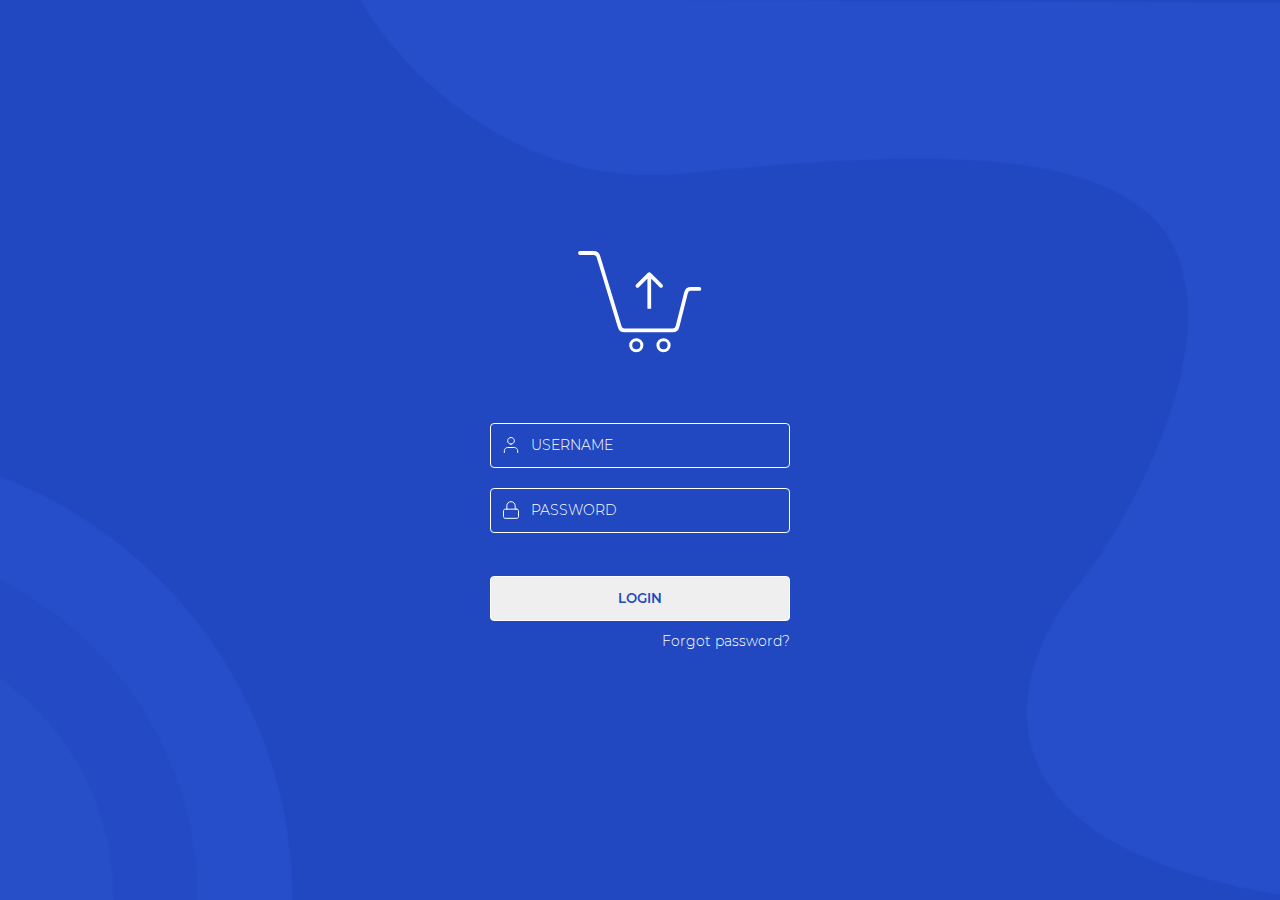
<file: 1 окно авторизации/index.html>
<!DOCTYPE html>
<html lang="en">
<head>
    <meta charset="UTF-8">
    <meta http-equiv="X-UA-Compatible" content="IE=edge">
    <meta name="viewport" content="width=device-width, initial-scale=1.0">
    <title>Document</title>
    <link rel="stylesheet" href="assets/css/style.css">
    <link rel="stylesheet" href="assets/css/fonts.css">
</head>
<body>
    <div class="center">
        <svg class="icon" width="124" height="102" viewBox="0 0 124 102" fill="none" xmlns="http://www.w3.org/2000/svg">
            <path d="M2 2H15.6523C17.8311 2 19.7535 3.42651 20.3871 5.51343L41.7596 75.9005C42.3932 77.9874 44.3156 79.4139 46.4942 79.4139H94.6487C96.9129 79.4139 98.8889 77.8753 99.4455 75.6779L108.068 41.6561C108.624 39.4586 110.6 37.9201 112.865 37.9201H121.386" stroke="white" stroke-width="3.75648" stroke-linecap="round"/>
            <path d="M72.5933 21.7428C71.8686 21.0174 70.6937 21.0174 69.969 21.7428L58.159 33.5667C57.4344 34.2923 57.4344 35.4686 58.159 36.1942C58.8837 36.9197 60.0588 36.9197 60.7835 36.1942L71.2811 25.6842L81.7788 36.1942C82.5035 36.9197 83.6785 36.9197 84.4032 36.1942C85.1279 35.4686 85.1279 34.2923 84.4032 33.5667L72.5933 21.7428ZM73.1369 57.7381V23.0566H69.4254V57.7381H73.1369Z" fill="white"/>
            <path d="M58.2909 99.8512C61.3656 99.8512 63.8581 97.3557 63.8581 94.2774C63.8581 91.1991 61.3656 88.7036 58.2909 88.7036C55.2162 88.7036 52.7236 91.1991 52.7236 94.2774C52.7236 97.3557 55.2162 99.8512 58.2909 99.8512Z" stroke="white" stroke-width="3.00518"/>
            <path d="M85.5085 99.8512C88.5832 99.8512 91.0757 97.3557 91.0757 94.2774C91.0757 91.1991 88.5832 88.7036 85.5085 88.7036C82.4338 88.7036 79.9412 91.1991 79.9412 94.2774C79.9412 97.3557 82.4338 99.8512 85.5085 99.8512Z" stroke="white" stroke-width="3.00518"/>
        </svg>
            <div class="form">
                <form action="">
                    <div class="form__group group">
                        <input type="username"  placeholder="username" id="Input" class="from__control from__user">                            
                     </div>
                     <div class="form__group ">
                        <input  type="password" placeholder="password" id="inputPassword" class="from__control from__pass">
                     </div>
                     <div class="form__group button">
                         <button class="btn btn__first">login</button>
                     </div>
                     <div class="form__group button__second">
                         <a class="btn__second" href="#">Forgot password?</a>
                    </div>
                </form>
            </div>
    </div>
</body>
</html>
</file>
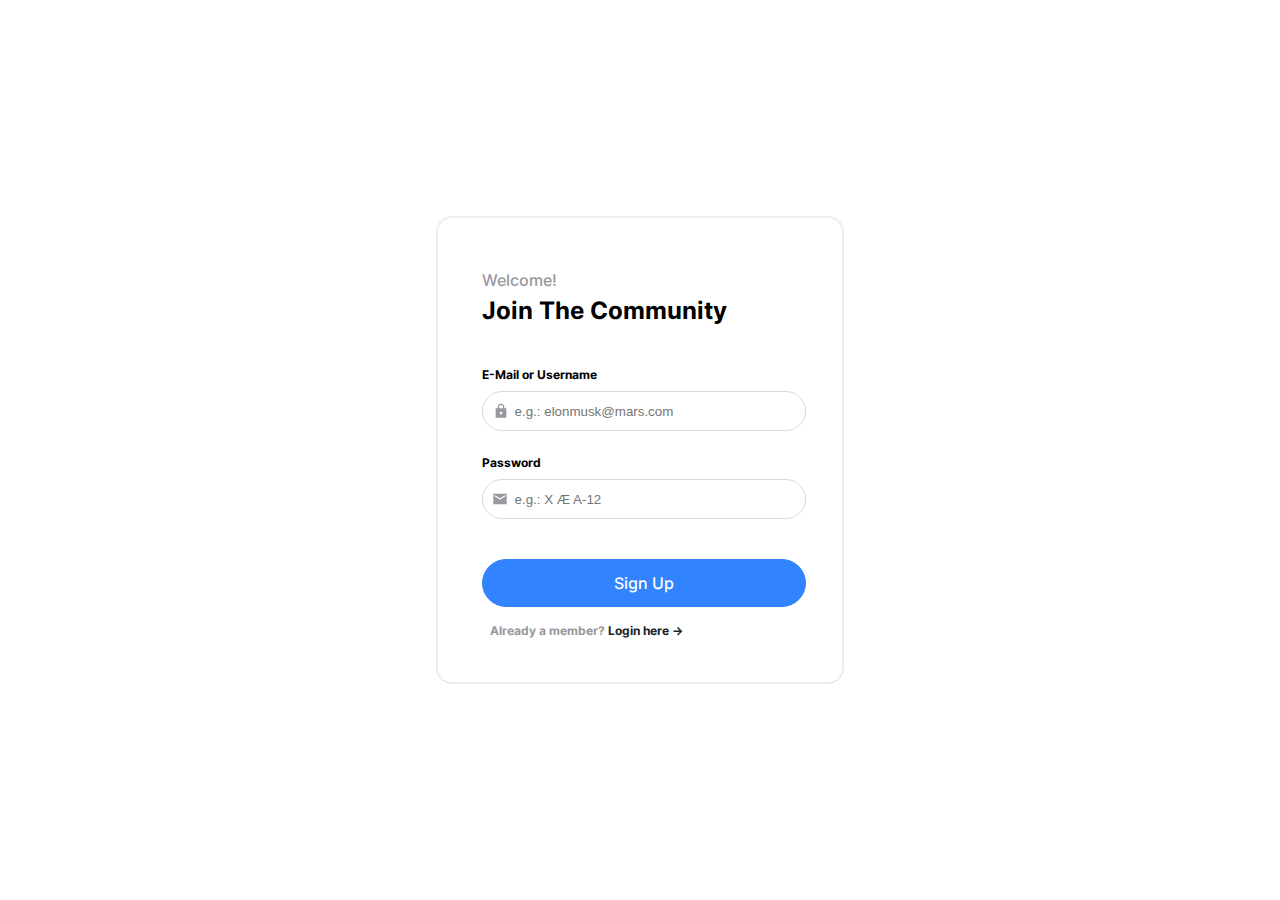
<file: 2 окно авторизации/index.html>
<!DOCTYPE html>
<html lang="en">
<head>
    <meta charset="UTF-8">
    <meta name="viewport" content="width=device-width, initial-scale=1.0">
    <title>Document</title>
    <link rel="stylesheet" href="assets/css/style.css">
    <link rel="stylesheet" href="assets/css/fonts.css">
</head>
<body>
    <div class="box">
        <div class="box__content">
            <div class="container">
                <div>
                    <h4 class="label form-group__title" >Welcome!</h4>
                    <h2 class="label__community form-group__title" >Join The Community</h2>
                </div>
                <div class="form-group">
                    <h5 class="form-group__title register-menu__title">E-Mail or Username</h5>
                    <input type="username"  placeholder="e.g.: elonmusk@mars.com" class="login register-menu">
                </div>
                <div class="form-group padding">
                    <h5 class="form-group__title register-menu__title">Password</h5>
                    <input type="password" placeholder="e.g.: X Æ A-12" class="password register-menu">
                </div>
                <div class="btn__sign-up">
                    <button class="btn">Sign Up   
                    </button>
                </div>
                <div class="footer">
                    <span class="label__footer">Already a member?</span>
                    <a href="" class="label__footer-a">Login here →</a>
                </div>
            </div>
        </div>
    </div>
</body>
</html>
</file>
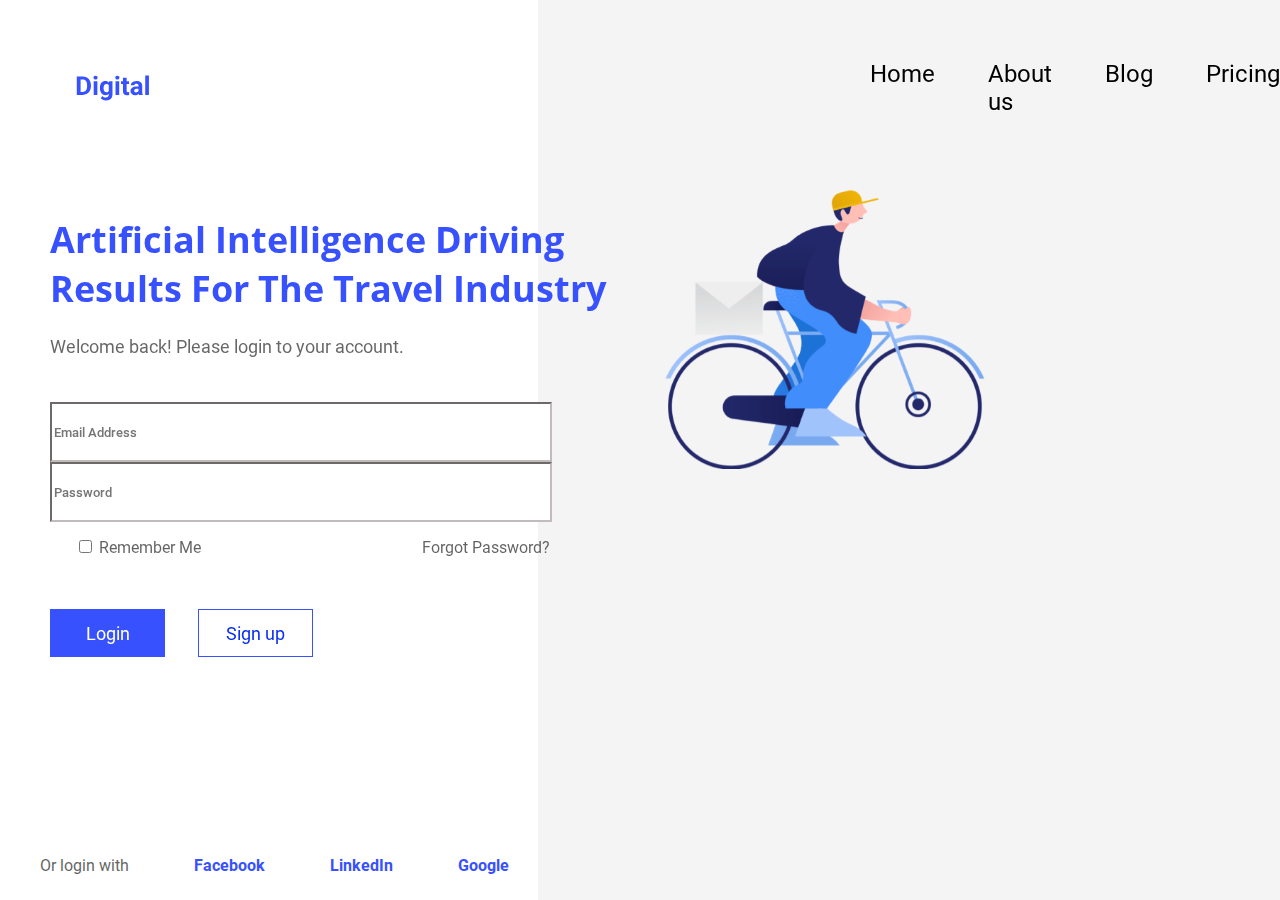
<file: 3 окно авторизации/index.html>
<!DOCTYPE html>
<html lang="en">
<head>
    <meta charset="UTF-8">
    <meta http-equiv="X-UA-Compatible" content="IE=edge">
    <meta name="viewport" content="width=device-width, initial-scale=1.0">
    <title>Document</title>
    <link rel="stylesheet" href="assets/css/style.css">
    <link rel="stylesheet" href="assets/css/fonts.css">
</head>
<body>
    <header class="header">
        <div class="header_container">
            <svg class="logo" width="84" height="30" viewBox="0 0 84 30" fill="none" xmlns="http://www.w3.org/2000/svg">
                <path d="M0.904297 23V1.67188H7.4668C9.3418 1.67188 11.0166 2.09668 12.4912 2.94629C13.9756 3.78613 15.1328 4.9873 15.9629 6.5498C16.793 8.10254 17.208 9.87012 17.208 11.8525V12.834C17.208 14.8164 16.7979 16.5791 15.9775 18.1221C15.167 19.665 14.0195 20.8613 12.5352 21.7109C11.0508 22.5605 9.37598 22.9902 7.51074 23H0.904297ZM5.29883 5.23145V19.4697H7.42285C9.1416 19.4697 10.4551 18.9082 11.3633 17.7852C12.2715 16.6621 12.7354 15.0557 12.7549 12.9658V11.8379C12.7549 9.66992 12.3057 8.0293 11.4072 6.91602C10.5088 5.79297 9.19531 5.23145 7.4668 5.23145H5.29883ZM24.6055 23H20.3574V7.15039H24.6055V23ZM20.1084 3.04883C20.1084 2.41406 20.3184 1.8916 20.7383 1.48145C21.168 1.07129 21.749 0.866211 22.4814 0.866211C23.2041 0.866211 23.7803 1.07129 24.21 1.48145C24.6396 1.8916 24.8545 2.41406 24.8545 3.04883C24.8545 3.69336 24.6348 4.2207 24.1953 4.63086C23.7656 5.04102 23.1943 5.24609 22.4814 5.24609C21.7686 5.24609 21.1924 5.04102 20.7529 4.63086C20.3232 4.2207 20.1084 3.69336 20.1084 3.04883ZM27.4912 14.958C27.4912 12.5264 28.0674 10.5684 29.2197 9.08398C30.3818 7.59961 31.9443 6.85742 33.9072 6.85742C35.6455 6.85742 36.998 7.45313 37.9648 8.64453L38.1406 7.15039H41.9785V22.4727C41.9785 23.8594 41.6611 25.0654 41.0264 26.0908C40.4014 27.1162 39.5176 27.8975 38.375 28.4346C37.2324 28.9717 35.8945 29.2402 34.3613 29.2402C33.1992 29.2402 32.0664 29.0059 30.9629 28.5371C29.8594 28.0781 29.0244 27.4824 28.458 26.75L30.333 24.1719C31.3877 25.3535 32.667 25.9443 34.1709 25.9443C35.2939 25.9443 36.168 25.6416 36.793 25.0361C37.418 24.4404 37.7305 23.5908 37.7305 22.4873V21.6377C36.7539 22.7412 35.4697 23.293 33.8779 23.293C31.9736 23.293 30.4307 22.5508 29.249 21.0664C28.0771 19.5723 27.4912 17.5947 27.4912 15.1338V14.958ZM31.7246 15.2656C31.7246 16.7012 32.0127 17.8291 32.5889 18.6494C33.165 19.46 33.9561 19.8652 34.9619 19.8652C36.251 19.8652 37.1738 19.3818 37.7305 18.415V11.75C37.1641 10.7832 36.251 10.2998 34.9912 10.2998C33.9756 10.2998 33.1748 10.7148 32.5889 11.5449C32.0127 12.375 31.7246 13.6152 31.7246 15.2656ZM49.7129 23H45.4648V7.15039H49.7129V23ZM45.2158 3.04883C45.2158 2.41406 45.4258 1.8916 45.8457 1.48145C46.2754 1.07129 46.8564 0.866211 47.5889 0.866211C48.3115 0.866211 48.8877 1.07129 49.3174 1.48145C49.7471 1.8916 49.9619 2.41406 49.9619 3.04883C49.9619 3.69336 49.7422 4.2207 49.3027 4.63086C48.873 5.04102 48.3018 5.24609 47.5889 5.24609C46.876 5.24609 46.2998 5.04102 45.8604 4.63086C45.4307 4.2207 45.2158 3.69336 45.2158 3.04883ZM58.2822 3.25391V7.15039H60.9922V10.2559H58.2822V18.166C58.2822 18.752 58.3945 19.1719 58.6191 19.4258C58.8438 19.6797 59.2734 19.8066 59.9082 19.8066C60.377 19.8066 60.792 19.7725 61.1533 19.7041V22.9121C60.3232 23.166 59.4688 23.293 58.5898 23.293C55.6211 23.293 54.1074 21.7939 54.0488 18.7959V10.2559H51.7344V7.15039H54.0488V3.25391H58.2822ZM72.5352 23C72.3398 22.6191 72.1982 22.1455 72.1104 21.5791C71.085 22.7217 69.752 23.293 68.1113 23.293C66.5586 23.293 65.2695 22.8438 64.2441 21.9453C63.2285 21.0469 62.7207 19.9141 62.7207 18.5469C62.7207 16.8672 63.3408 15.5781 64.5811 14.6797C65.8311 13.7812 67.6328 13.3271 69.9863 13.3174H71.9346V12.4092C71.9346 11.6768 71.7441 11.0908 71.3633 10.6514C70.9922 10.2119 70.4014 9.99219 69.5908 9.99219C68.8779 9.99219 68.3164 10.1631 67.9062 10.5049C67.5059 10.8467 67.3057 11.3154 67.3057 11.9111H63.0723C63.0723 10.9932 63.3555 10.1436 63.9219 9.3623C64.4883 8.58105 65.2891 7.9707 66.3242 7.53125C67.3594 7.08203 68.5215 6.85742 69.8105 6.85742C71.7637 6.85742 73.3115 7.35059 74.4541 8.33691C75.6064 9.31348 76.1826 10.6904 76.1826 12.4678V19.3379C76.1924 20.8418 76.4023 21.9795 76.8125 22.751V23H72.5352ZM69.0342 20.0557C69.6592 20.0557 70.2354 19.9189 70.7627 19.6455C71.29 19.3623 71.6807 18.9863 71.9346 18.5176V15.793H70.3525C68.2334 15.793 67.1055 16.5254 66.9688 17.9902L66.9541 18.2393C66.9541 18.7666 67.1396 19.2012 67.5107 19.543C67.8818 19.8848 68.3896 20.0557 69.0342 20.0557ZM83.9023 23H79.6543V0.5H83.9023V23Z" fill="#3751FE"/>
                </svg>
            <nav class="header_content">
                <ul class="header_list">
                    <li class="list">Home</li>
                    <li class="list">About us</li>
                    <li class="list">Blog</li>
                    <li class="list">Pricing</li>
                </ul>
            </nav>
        </div>
    </header>
    <div class="first">
        <img src="assets/img/bg.png" class="background">
        <img src="assets/img/boy.png" class="boy">
        <div class="first_div">
            <div class="title">
                <h1 class="title_one">Artificial Intelligence Driving<br>
                    Results For The Travel Industry
                </h1>
                <div class="text">
                    Welcome  back! Please login to your account.
                </div>
            </div>
            <div class="forum_block">
                <div class="forum_group">
                    <input type="email" placeholder="Email Address" id="inputEmail" class="form_control">
                </div>
                <div class="forum_group">
                    <input type="password" placeholder="Password" id="inputPassword" class="form_control">
                </div>
                <div class="checkbox">
                    <input type="checkbox" id="Remember me">
                    <span class="check_span">Remember Me</span>
                    <span class="check_span span_two">Forgot Password?</span>
                </div>
            </div>
            <div class="btn">
                <button class="login">
                    Login
                </button>
                <button class="singup">
                    Sign up
                </button>
            </div>
        </div>
    </div>
    <footer class="footer">
        <ul class="footer_list">
            <li class="f_list_first">Or login with</li>
            <li class="f_list">Facebook</li>
            <li class="f_list">LinkedIn</li>
            <li class="f_list">Google</li>
        </ul>
    </footer>
</body>
</html>
</file>
<file: 1 окно авторизации/assets/css/style.css>
body{
    margin: 0;
    padding: 0;
    background: url(../img/BG.png) center / cover no-repeat;
    height: 100vh;
    font-family:'Montserrat' ,sans-serif;
}

*{
    box-sizing: border-box;
}

.center {
    display: flex;
    justify-content: center;
    align-items: center;
    flex-direction: column;
    height: 100vh;
    margin: 0;
    padding: 0;
}

.group {
    margin-bottom: 20px;
}

.icon {
    margin-bottom: 70px;
}

.text-center {
    text-align: center;
}

.form {
    font-size: 14px;
}

.from__control {
    font-family: 'Montserrat';
    font-weight: 300;
    font-style: normal;
    font-size: 14px;
    line-height: 20px;
    background: transparent;
    outline: none;
    border-radius: 4px;
    color: #fff;
    width: 300px;
    height: 45px;
    border: 1px solid #fff
}

.from__control::placeholder {
    color: #fff;
}

.button {
    margin-top: 43px;
}

.button__second {
   float: right;
    margin-top: 11px;
    font-family: 'Montserrat';
    font-weight: 500;
    font-style: normal;
}

.form__group {
    font-family: 'Montserrat';
    font-weight: 300;
    font-style: normal;
}

.btn {
    font-family: 'Montserrat';
    font-weight: 600;
    font-style: normal;
    user-select: none;
    -webkit-user-select: none;
    cursor: pointer;
    width: 300px;
    height: 45px;
    border-radius: 4px;
    border: 1px solid #fff;
}

.btn__first {
    color:#2148C0;
    text-transform: uppercase;
}

.btn__second {
    color: #fff;
    outline: none;
    text-decoration: none
}

.from__user {
    background: url(../img/user.svg) no-repeat center left 10px;
    padding-left: 40px;
    text-transform: uppercase;
}

.from__pass {
    background: url(../img/lock.svg) no-repeat center left 10px;
    padding-left: 40px;
    text-transform: uppercase;
}
</file>
<file: 1 окно авторизации/assets/css/fonts.css>
@font-face {
    src: url(../fonts/Montserrat-Light.ttf);
    font-family: 'Montserrat';
    font-weight: 300;
    font-style: normal;
}
@font-face {
    src: url(../fonts/Montserrat-Medium.ttf);
    font-family: 'Montserrat';
    font-weight: 500;
    font-style: normal;
}
@font-face {
    src: url(../fonts/Montserrat-SemiBold.ttf);
    font-family: 'Montserrat';
    font-weight: 600;
    font-style: normal;
}
</file>
<file: 2 окно авторизации/assets/css/style.css>
body{
    background: #fff;
    margin: 0 auto;
}
.box{
    height: 100vh;
    justify-content: center;
    display: flex;
    flex-direction: column;
    align-items: center;
    
}
.box__content{
    width: 404px;
    height: 464px;
    border: 2px solid #ECECEC;
    border-radius: 16px;
}
.container{
    padding: 52px 44px ;
}
.label{
    padding-bottom: 5px;
    color: #98989E;
    font-family: 'Inter';
    font-style: normal;
    font-weight: 500;
    font-size: 16px;
    line-height: 20px;
    
}
.label__community{
    padding-bottom: 40px;
    font-family: 'Inter';
    font-style: normal;
    font-weight: bold;
    font-size: 24px;
    line-height: 32px;
}
.form-group{
    font-family: 'Inter';
    font-style: normal;
    font-weight: 500;
    font-size: 14px;
    line-height: 16px;
}
.register-menu__title{
    padding-bottom: 8px;
}
.form-group__title{
    margin: 0;
    
}
.padding{
    padding-top: 24px;
}
.register-menu{
    border: 1px solid #D8D8D8;
    box-sizing: border-box;
    border-radius: 24px;
    width: 324px;
    height: 40px;
    outline: none;
}
.password{
    background: url(../img/Vector.svg) no-repeat center left 10px;
    padding-left: 10%;
}
.login{
    background: url(../img/Lock.svg) no-repeat center left 10px;
    padding-left: 10%;
}
.btn__sign-up{
    padding-top: 40px;
}
.btn{
    width: 324px;
    height: 48px;
    background: #3183FF;
    border-radius: 24px;
    border: 1px solid #3183FF;
    font-family: Inter;
    font-style: normal;
    font-weight: 500;
    font-size: 16px;
    line-height: 20px;
    color: white;
}
.footer{
    padding-top: 16px;
    font-family: 'Inter';
    font-weight: 700;
    font-style: normal;
    font-size: 12px;
}
.label__footer{
    text-decoration: none;
    color: #98989E;
    padding-left: 8px;
}
.label__footer-a{
    text-decoration: none;
    color: #212429
}
</file>
<file: 2 окно авторизации/assets/css/fonts.css>
@font-face {
    src: url(../fonts/Inter-Medium.ttf);
    font-family: 'Inter';
    font-weight: 500;
    font-style: normal;
}

@font-face {
    src: url(../fonts/Inter-Bold.ttf);
    font-family: 'Inter';
    font-weight: 700;
    font-style: normal;
}
</file>
<file: 3 окно авторизации/assets/css/style.css>
body{
    padding: 0;
    margin: 0;
}

.header{
    position: fixed;
    top: 0;
    right: 0;
    left: 0;
    z-index: 10;
}

.header_container{
    padding-top: 36px;
    display: flex;
    align-items: center;
    margin: 0 auto;
    width: 100%;
    max-width: 1737px;
}

.logo{
    margin-left: 76px;
}

.header_list{
    display: flex;
    list-style-type: none;
    margin-left: 681px;
    font-family: "Roboto_Regular", sans-serif;
    font-size: 24px;
}

.list:not(:first-child){
    padding-left: 53px;
}

.background{
    z-index: 1;
    position: fixed;
    top: 0;
    right: 0;
    width: 58%;
}

.boy{
    position: absolute;
    right: 0;
    top: 0;
    width: 25%;
    margin-top: 190px;
    margin-right: 295px;
    z-index: 1;
}

.first{
    margin-top: 215px;
    margin-left: 50px;
}

.first_div{
    position: absolute;
    z-index: 5;
}

.title_one{
    color: #3751FE;
    font-family: "OpenSans_Bold", sans-serif;
    font-size: 36px;
    margin: 0;
}

.text{
    opacity: 60%;
    font-family: 'Roboto_Regular', sans-serif;
    font-weight: 400;
    font-style: normal;
    font-size: 18px;
    padding-top: 23px;
}

.forum_block{
    margin-top: 45px;
}

.form_control{
    width: 494px;
    height: 54px;
    color: #3751FE;
    font-family: 'Roboto_Medium', sans-serif;
    font-weight: 500;
    font-style: normal;
    border-color: #C1BBBB;
    text-decoration: none;
    outline: none;
}
 
.checkbox{
    font-family: 'Roboto_Regular';
    font-weight: 400;
    font-style: normal;
    margin-left: 25px;
    margin-top: 15px;
}

.check_span{
    opacity: 61%;
}

.btn{
    display: flex;
    margin-top: 52px;
}

.login{
    background-color: #3751FE;
    border-color: #3751FE;
    color: #FFFFFF;
    font-family: 'Roboto_Regular';
    font-weight: 400;
    font-style: normal;
    font-size: 18px;
    width: 115px;
    height: 48px;
    outline: none;
    border:1px solid #3751FE;
}

.singup{
    color: #0C31F1;
    font-family: 'Roboto_Regular';
    font-weight: 400;
    font-style: normal;
    background-color: #FFFFFF;
    border-color: #3751FE;
    font-size: 18px;
    width: 115px;
    height: 48px;
    outline: none;
    margin-left: 33px;
    border:1px solid #3751FE;
}

.span_two{
    padding-left: 217px;
}

.footer{
    position: absolute;
    bottom: 0;
    padding: 0;
    margin: 0;
}

.footer_list{
    margin-bottom: 25px;
    bottom: 0;
    display: flex;
    list-style-type: none;
    font-size: 16px;
    font-family: 'Roboto_Bold';
    font-weight: 700;
    font-style: normal;
    color: #3751FE;
}

.f_list_first{
    color: #000000;
    opacity: 61%;
    font-family: 'Roboto_Regular';
    font-weight: 400;
    font-style: normal;
}

.f_list{
    padding-left: 65px;
}
</file>
<file: 3 окно авторизации/assets/css/fonts.css>
@font-face {
    src: url(../fonts/roboto_regular.ttf);
    font-family: 'Roboto_Regular';
    font-weight: 400;
    font-style: normal;
}

@font-face {
    src: url(../fonts/roboto_bold.ttf);
    font-family: 'Roboto_Bold';
    font-weight: 700;
    font-style: normal;
}

@font-face {
    src: url(../fonts/OpenSans-Bold.ttf);
    font-family: 'OpenSans_Bold';
    font-weight: 700;
    font-style: normal;
}

@font-face {
    src: url(../fonts/Roboto-Medium.ttf);
    font-family: 'Roboto_Medium';
    font-weight: 500;
    font-style: normal;
}
</file>
